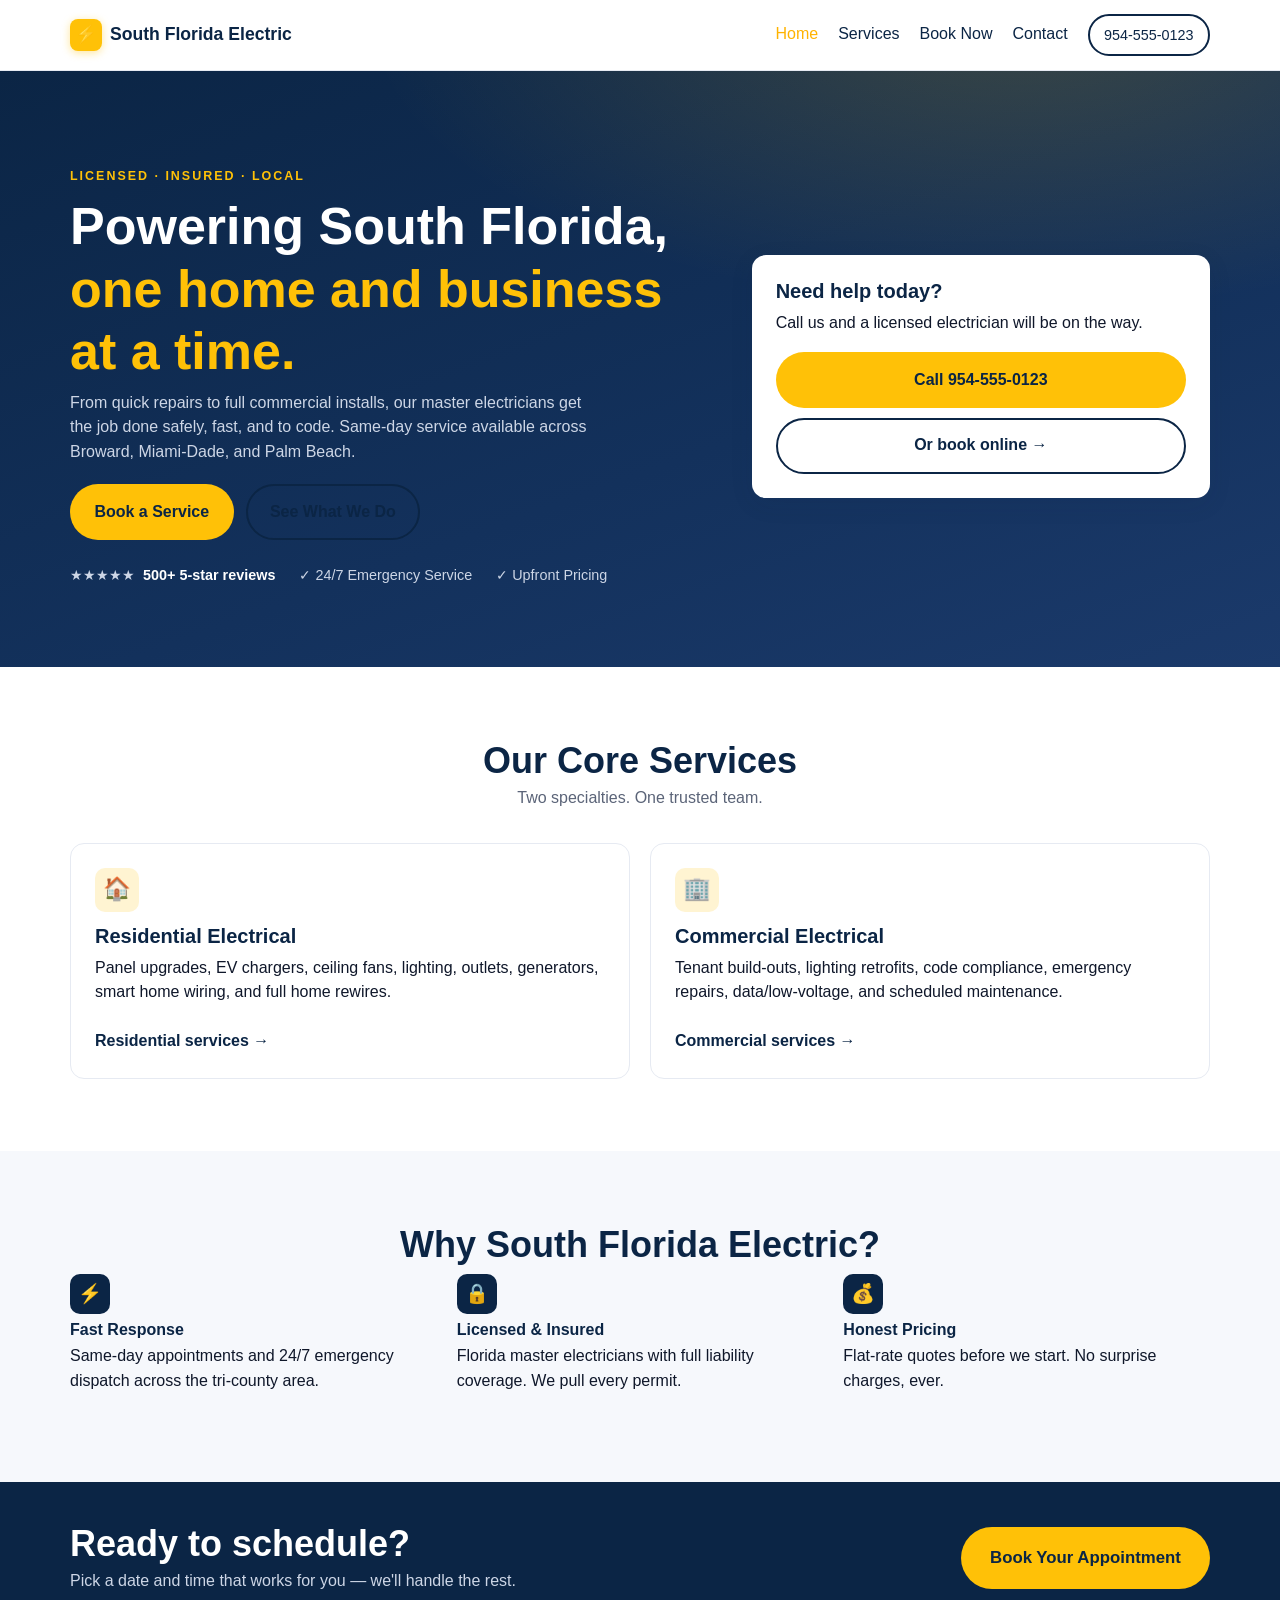
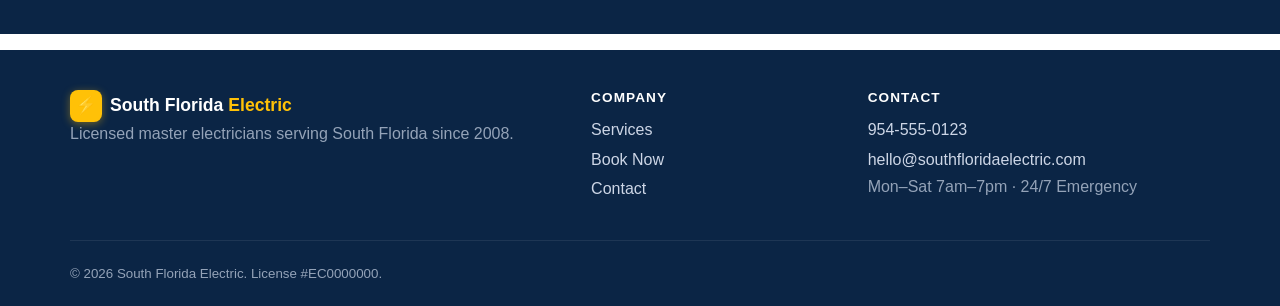
<file: index.html>
<!DOCTYPE html>
<html lang="en">
<head>
  <meta charset="UTF-8" />
  <meta name="viewport" content="width=device-width, initial-scale=1.0" />
  <title>South Florida Electric — Licensed Electricians in South Florida</title>
  <meta name="description" content="South Florida Electric provides residential and commercial electrical services across South Florida. Book online today." />
  <link rel="stylesheet" href="css/styles.css" />
</head>
<body>
  <header class="site-header">
    <div class="container nav-wrap">
      <a href="index.html" class="logo">
        <span class="bolt">&#9889;</span>
        <span>South Florida <strong>Electric</strong></span>
      </a>
      <button class="nav-toggle" aria-label="Toggle menu" aria-expanded="false">
        <span></span><span></span><span></span>
      </button>
      <nav class="nav">
        <a href="index.html" class="active">Home</a>
        <a href="services.html">Services</a>
        <a href="booking.html">Book Now</a>
        <a href="contact.html">Contact</a>
        <a href="tel:+19545550123" class="btn btn-ghost btn-sm">954-555-0123</a>
      </nav>
    </div>
  </header>

  <section class="hero">
    <div class="container hero-inner">
      <div class="hero-text">
        <p class="eyebrow">Licensed &middot; Insured &middot; Local</p>
        <h1>Powering South Florida, <span class="accent">one home and business at a time.</span></h1>
        <p class="lede">From quick repairs to full commercial installs, our master electricians get the job done safely, fast, and to code. Same-day service available across Broward, Miami-Dade, and Palm Beach.</p>
        <div class="hero-cta">
          <a href="booking.html" class="btn btn-primary">Book a Service</a>
          <a href="services.html" class="btn btn-ghost">See What We Do</a>
        </div>
        <ul class="trust">
          <li>&#9733;&#9733;&#9733;&#9733;&#9733; <span>500+ 5-star reviews</span></li>
          <li>&#10003; 24/7 Emergency Service</li>
          <li>&#10003; Upfront Pricing</li>
        </ul>
      </div>
      <div class="hero-card">
        <h3>Need help today?</h3>
        <p>Call us and a licensed electrician will be on the way.</p>
        <a href="tel:+19545550123" class="btn btn-primary btn-block">Call 954-555-0123</a>
        <a href="booking.html" class="btn btn-ghost btn-block">Or book online &rarr;</a>
      </div>
    </div>
  </section>

  <section class="section">
    <div class="container">
      <h2 class="section-title">Our Core Services</h2>
      <p class="section-sub">Two specialties. One trusted team.</p>
      <div class="grid-2">
        <article class="card">
          <div class="card-icon">&#127968;</div>
          <h3>Residential Electrical</h3>
          <p>Panel upgrades, EV chargers, ceiling fans, lighting, outlets, generators, smart home wiring, and full home rewires.</p>
          <a href="services.html#residential" class="card-link">Residential services &rarr;</a>
        </article>
        <article class="card">
          <div class="card-icon">&#127970;</div>
          <h3>Commercial Electrical</h3>
          <p>Tenant build-outs, lighting retrofits, code compliance, emergency repairs, data/low-voltage, and scheduled maintenance.</p>
          <a href="services.html#commercial" class="card-link">Commercial services &rarr;</a>
        </article>
      </div>
    </div>
  </section>

  <section class="section section-alt">
    <div class="container">
      <h2 class="section-title">Why South Florida Electric?</h2>
      <div class="grid-3">
        <div class="feature">
          <div class="feature-icon">&#9889;</div>
          <h4>Fast Response</h4>
          <p>Same-day appointments and 24/7 emergency dispatch across the tri-county area.</p>
        </div>
        <div class="feature">
          <div class="feature-icon">&#128274;</div>
          <h4>Licensed &amp; Insured</h4>
          <p>Florida master electricians with full liability coverage. We pull every permit.</p>
        </div>
        <div class="feature">
          <div class="feature-icon">&#128176;</div>
          <h4>Honest Pricing</h4>
          <p>Flat-rate quotes before we start. No surprise charges, ever.</p>
        </div>
      </div>
    </div>
  </section>

  <section class="cta-band">
    <div class="container cta-inner">
      <div>
        <h2>Ready to schedule?</h2>
        <p>Pick a date and time that works for you — we'll handle the rest.</p>
      </div>
      <a href="booking.html" class="btn btn-primary btn-lg">Book Your Appointment</a>
    </div>
  </section>

  <footer class="site-footer">
    <div class="container footer-grid">
      <div>
        <div class="logo logo-light">
          <span class="bolt">&#9889;</span>
          <span>South Florida <strong>Electric</strong></span>
        </div>
        <p class="muted">Licensed master electricians serving South Florida since 2008.</p>
      </div>
      <div>
        <h5>Company</h5>
        <a href="services.html">Services</a>
        <a href="booking.html">Book Now</a>
        <a href="contact.html">Contact</a>
      </div>
      <div>
        <h5>Contact</h5>
        <a href="tel:+19545550123">954-555-0123</a>
        <a href="mailto:hello@southfloridaelectric.com">hello@southfloridaelectric.com</a>
        <p class="muted">Mon–Sat 7am–7pm &middot; 24/7 Emergency</p>
      </div>
    </div>
    <div class="container footer-bottom">
      <small>&copy; 2026 South Florida Electric. License #EC0000000.</small>
    </div>
  </footer>

  <script src="js/main.js"></script>
</body>
</html>
</file>
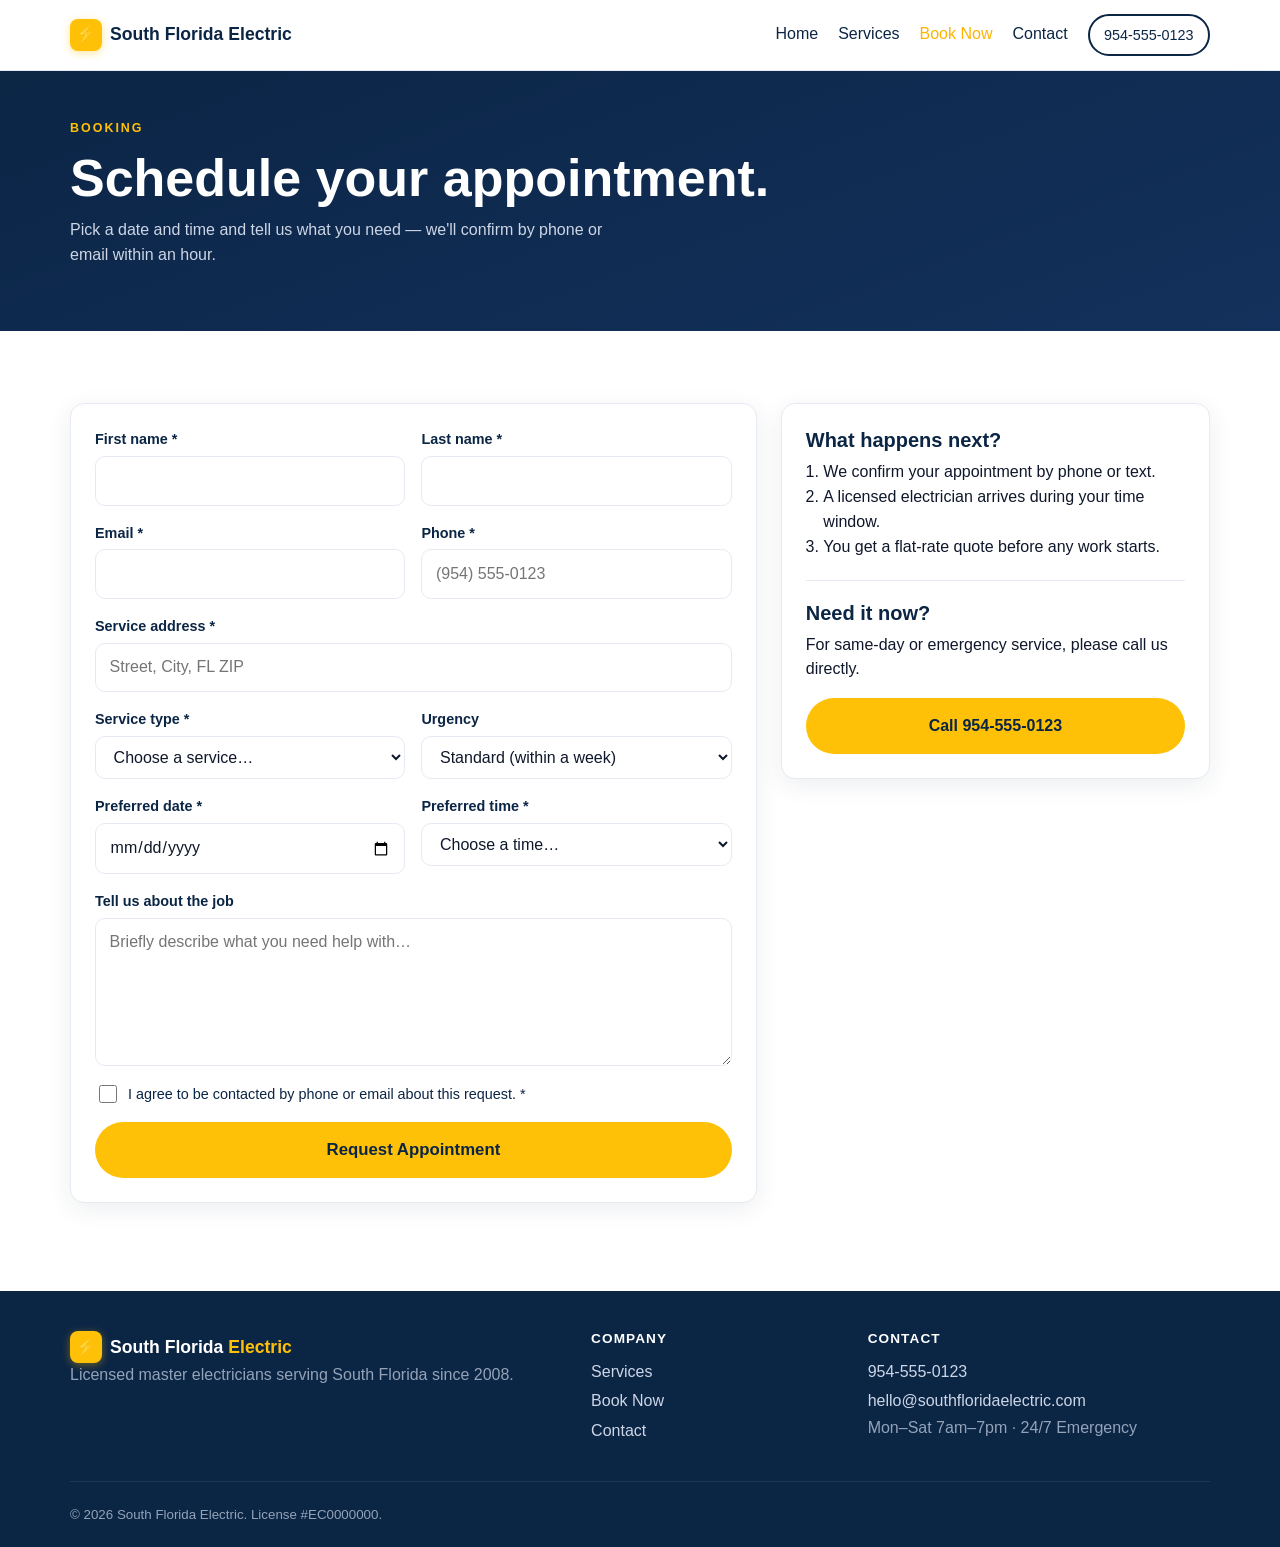
<file: booking.html>
<!DOCTYPE html>
<html lang="en">
<head>
  <meta charset="UTF-8" />
  <meta name="viewport" content="width=device-width, initial-scale=1.0" />
  <title>Book a Service — South Florida Electric</title>
  <meta name="description" content="Schedule a licensed electrician online. Pick a date and time that works for you." />
  <link rel="stylesheet" href="css/styles.css" />
</head>
<body>
  <header class="site-header">
    <div class="container nav-wrap">
      <a href="index.html" class="logo">
        <span class="bolt">&#9889;</span>
        <span>South Florida <strong>Electric</strong></span>
      </a>
      <button class="nav-toggle" aria-label="Toggle menu" aria-expanded="false">
        <span></span><span></span><span></span>
      </button>
      <nav class="nav">
        <a href="index.html">Home</a>
        <a href="services.html">Services</a>
        <a href="booking.html" class="active">Book Now</a>
        <a href="contact.html">Contact</a>
        <a href="tel:+19545550123" class="btn btn-ghost btn-sm">954-555-0123</a>
      </nav>
    </div>
  </header>

  <section class="page-head">
    <div class="container">
      <p class="eyebrow">Booking</p>
      <h1>Schedule your appointment.</h1>
      <p class="lede">Pick a date and time and tell us what you need — we'll confirm by phone or email within an hour.</p>
    </div>
  </section>

  <section class="section">
    <div class="container form-wrap">
      <form class="booking-form" id="bookingForm" novalidate>
        <div class="form-row">
          <div class="form-field">
            <label for="firstName">First name *</label>
            <input id="firstName" name="firstName" type="text" required autocomplete="given-name" />
          </div>
          <div class="form-field">
            <label for="lastName">Last name *</label>
            <input id="lastName" name="lastName" type="text" required autocomplete="family-name" />
          </div>
        </div>

        <div class="form-row">
          <div class="form-field">
            <label for="email">Email *</label>
            <input id="email" name="email" type="email" required autocomplete="email" />
          </div>
          <div class="form-field">
            <label for="phone">Phone *</label>
            <input id="phone" name="phone" type="tel" required autocomplete="tel" placeholder="(954) 555-0123" />
          </div>
        </div>

        <div class="form-field">
          <label for="address">Service address *</label>
          <input id="address" name="address" type="text" required autocomplete="street-address" placeholder="Street, City, FL ZIP" />
        </div>

        <div class="form-row">
          <div class="form-field">
            <label for="service">Service type *</label>
            <select id="service" name="service" required>
              <option value="">Choose a service…</option>
              <optgroup label="Residential">
                <option>Panel Upgrade</option>
                <option>EV Charger Install</option>
                <option>Lighting / Ceiling Fan</option>
                <option>Outlets &amp; Switches</option>
                <option>Whole-Home Rewire</option>
                <option>Generator Install</option>
              </optgroup>
              <optgroup label="Commercial">
                <option>Tenant Build-Out</option>
                <option>LED Retrofit</option>
                <option>Code Compliance</option>
                <option>Emergency Repair</option>
                <option>Data &amp; Low-Voltage</option>
                <option>Maintenance Plan</option>
              </optgroup>
              <option>Other / Not sure</option>
            </select>
          </div>
          <div class="form-field">
            <label for="urgency">Urgency</label>
            <select id="urgency" name="urgency">
              <option>Standard (within a week)</option>
              <option>Soon (within 48 hours)</option>
              <option>Emergency (today)</option>
            </select>
          </div>
        </div>

        <div class="form-row">
          <div class="form-field">
            <label for="date">Preferred date *</label>
            <input id="date" name="date" type="date" required />
          </div>
          <div class="form-field">
            <label for="time">Preferred time *</label>
            <select id="time" name="time" required>
              <option value="">Choose a time…</option>
              <option>7:00 AM – 9:00 AM</option>
              <option>9:00 AM – 11:00 AM</option>
              <option>11:00 AM – 1:00 PM</option>
              <option>1:00 PM – 3:00 PM</option>
              <option>3:00 PM – 5:00 PM</option>
              <option>5:00 PM – 7:00 PM</option>
            </select>
          </div>
        </div>

        <div class="form-field">
          <label for="notes">Tell us about the job</label>
          <textarea id="notes" name="notes" rows="5" placeholder="Briefly describe what you need help with…"></textarea>
        </div>

        <div class="form-field checkbox">
          <input id="consent" name="consent" type="checkbox" required />
          <label for="consent">I agree to be contacted by phone or email about this request. *</label>
        </div>

        <button type="submit" class="btn btn-primary btn-lg btn-block">Request Appointment</button>

        <div class="form-success" id="formSuccess" hidden>
          <h3>&#10003; Request received!</h3>
          <p>Thanks <span id="successName"></span> — we'll call you at <span id="successPhone"></span> within the hour to confirm your <span id="successWindow"></span> appointment.</p>
        </div>
      </form>

      <aside class="booking-aside">
        <h3>What happens next?</h3>
        <ol>
          <li>We confirm your appointment by phone or text.</li>
          <li>A licensed electrician arrives during your time window.</li>
          <li>You get a flat-rate quote before any work starts.</li>
        </ol>
        <hr />
        <h3>Need it now?</h3>
        <p>For same-day or emergency service, please call us directly.</p>
        <a href="tel:+19545550123" class="btn btn-primary btn-block">Call 954-555-0123</a>
      </aside>
    </div>
  </section>

  <footer class="site-footer">
    <div class="container footer-grid">
      <div>
        <div class="logo logo-light">
          <span class="bolt">&#9889;</span>
          <span>South Florida <strong>Electric</strong></span>
        </div>
        <p class="muted">Licensed master electricians serving South Florida since 2008.</p>
      </div>
      <div>
        <h5>Company</h5>
        <a href="services.html">Services</a>
        <a href="booking.html">Book Now</a>
        <a href="contact.html">Contact</a>
      </div>
      <div>
        <h5>Contact</h5>
        <a href="tel:+19545550123">954-555-0123</a>
        <a href="mailto:hello@southfloridaelectric.com">hello@southfloridaelectric.com</a>
        <p class="muted">Mon–Sat 7am–7pm &middot; 24/7 Emergency</p>
      </div>
    </div>
    <div class="container footer-bottom">
      <small>&copy; 2026 South Florida Electric. License #EC0000000.</small>
    </div>
  </footer>

  <script src="js/main.js"></script>
</body>
</html>
</file>
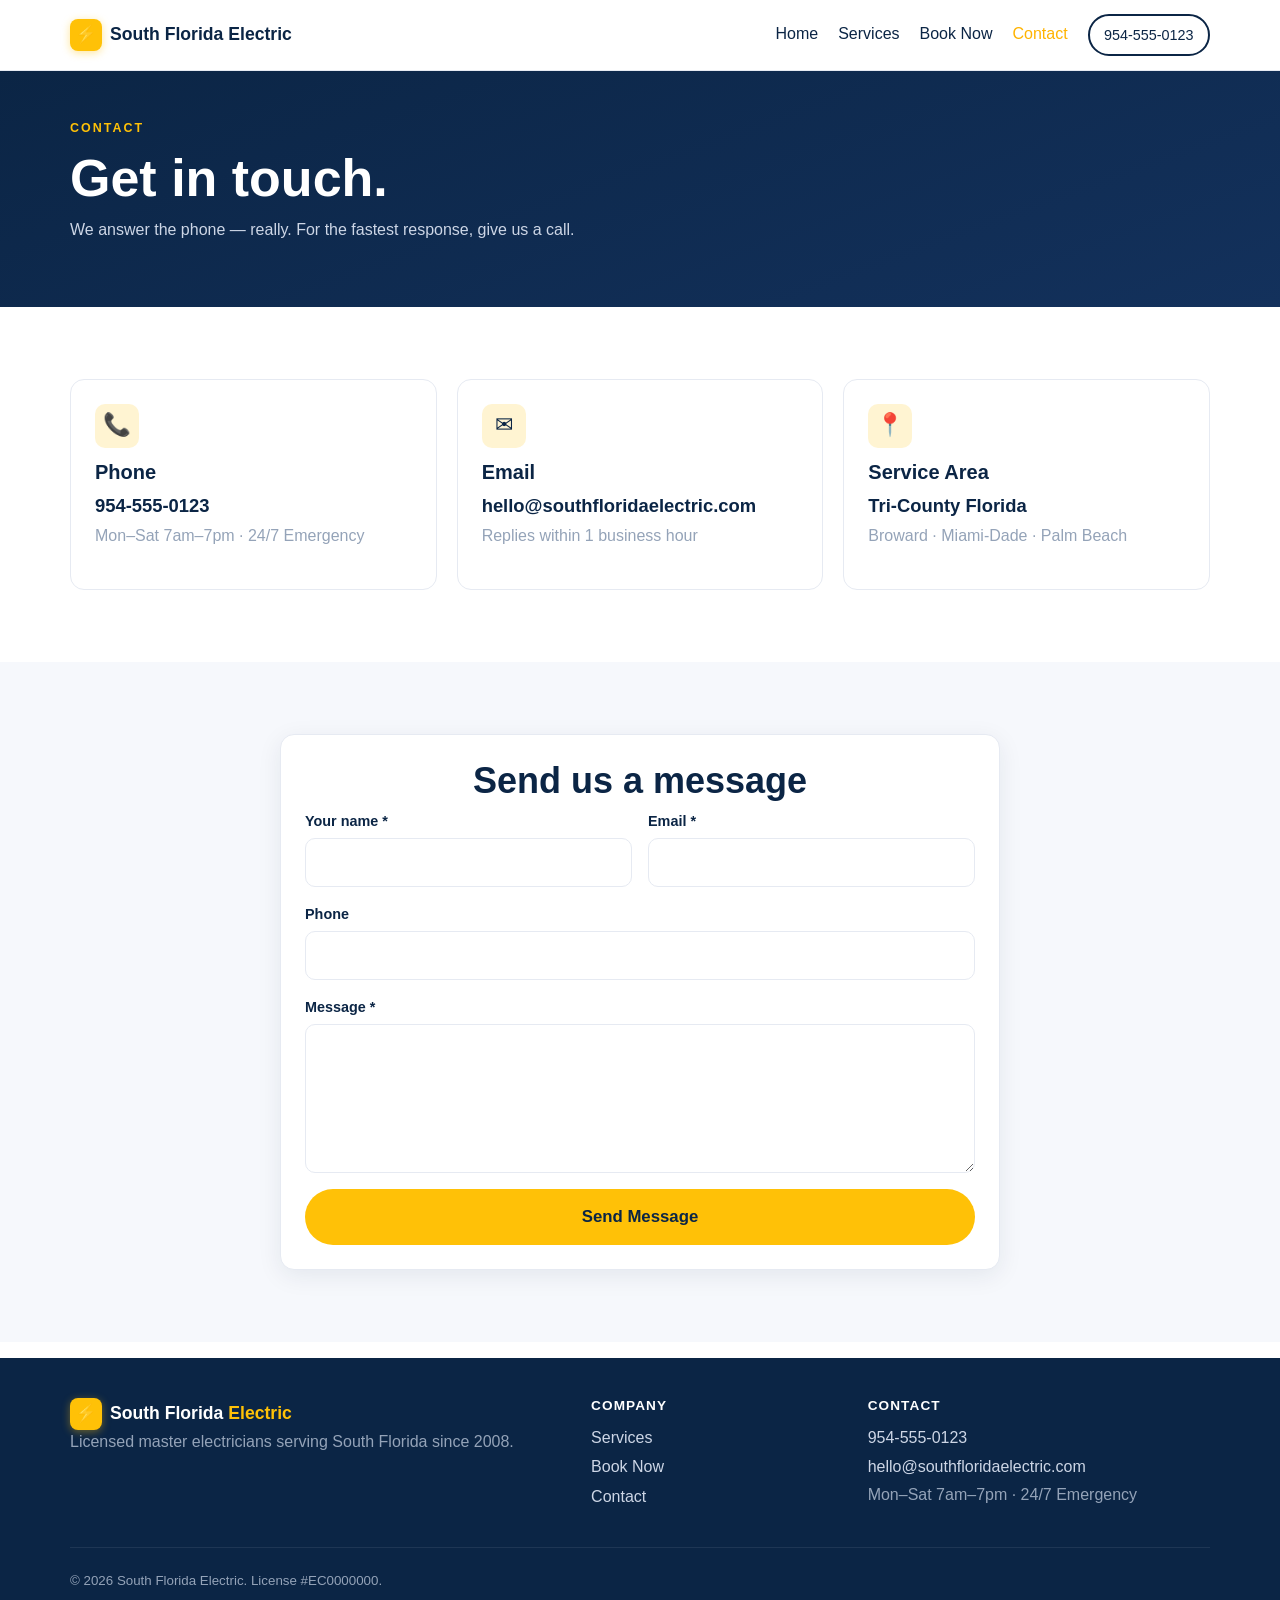
<file: contact.html>
<!DOCTYPE html>
<html lang="en">
<head>
  <meta charset="UTF-8" />
  <meta name="viewport" content="width=device-width, initial-scale=1.0" />
  <title>Contact — South Florida Electric</title>
  <meta name="description" content="Call, email, or visit South Florida Electric — licensed electricians serving South Florida." />
  <link rel="stylesheet" href="css/styles.css" />
</head>
<body>
  <header class="site-header">
    <div class="container nav-wrap">
      <a href="index.html" class="logo">
        <span class="bolt">&#9889;</span>
        <span>South Florida <strong>Electric</strong></span>
      </a>
      <button class="nav-toggle" aria-label="Toggle menu" aria-expanded="false">
        <span></span><span></span><span></span>
      </button>
      <nav class="nav">
        <a href="index.html">Home</a>
        <a href="services.html">Services</a>
        <a href="booking.html">Book Now</a>
        <a href="contact.html" class="active">Contact</a>
        <a href="tel:+19545550123" class="btn btn-ghost btn-sm">954-555-0123</a>
      </nav>
    </div>
  </header>

  <section class="page-head">
    <div class="container">
      <p class="eyebrow">Contact</p>
      <h1>Get in touch.</h1>
      <p class="lede">We answer the phone — really. For the fastest response, give us a call.</p>
    </div>
  </section>

  <section class="section">
    <div class="container contact-grid">
      <a class="contact-card" href="tel:+19545550123">
        <div class="card-icon">&#128222;</div>
        <h3>Phone</h3>
        <p class="big">954-555-0123</p>
        <p class="muted">Mon–Sat 7am–7pm &middot; 24/7 Emergency</p>
      </a>
      <a class="contact-card" href="mailto:hello@southfloridaelectric.com">
        <div class="card-icon">&#9993;</div>
        <h3>Email</h3>
        <p class="big">hello@southfloridaelectric.com</p>
        <p class="muted">Replies within 1 business hour</p>
      </a>
      <div class="contact-card">
        <div class="card-icon">&#128205;</div>
        <h3>Service Area</h3>
        <p class="big">Tri-County Florida</p>
        <p class="muted">Broward &middot; Miami-Dade &middot; Palm Beach</p>
      </div>
    </div>
  </section>

  <section class="section section-alt">
    <div class="container form-wrap form-wrap--single">
      <form class="booking-form" id="contactForm" novalidate>
        <h2 class="section-title">Send us a message</h2>
        <div class="form-row">
          <div class="form-field">
            <label for="cname">Your name *</label>
            <input id="cname" name="name" type="text" required />
          </div>
          <div class="form-field">
            <label for="cemail">Email *</label>
            <input id="cemail" name="email" type="email" required />
          </div>
        </div>
        <div class="form-field">
          <label for="cphone">Phone</label>
          <input id="cphone" name="phone" type="tel" />
        </div>
        <div class="form-field">
          <label for="cmessage">Message *</label>
          <textarea id="cmessage" name="message" rows="5" required></textarea>
        </div>
        <button type="submit" class="btn btn-primary btn-lg btn-block">Send Message</button>
        <div class="form-success" id="contactSuccess" hidden>
          <h3>&#10003; Thanks!</h3>
          <p>We got your message and will reply within one business hour.</p>
        </div>
      </form>
    </div>
  </section>

  <footer class="site-footer">
    <div class="container footer-grid">
      <div>
        <div class="logo logo-light">
          <span class="bolt">&#9889;</span>
          <span>South Florida <strong>Electric</strong></span>
        </div>
        <p class="muted">Licensed master electricians serving South Florida since 2008.</p>
      </div>
      <div>
        <h5>Company</h5>
        <a href="services.html">Services</a>
        <a href="booking.html">Book Now</a>
        <a href="contact.html">Contact</a>
      </div>
      <div>
        <h5>Contact</h5>
        <a href="tel:+19545550123">954-555-0123</a>
        <a href="mailto:hello@southfloridaelectric.com">hello@southfloridaelectric.com</a>
        <p class="muted">Mon–Sat 7am–7pm &middot; 24/7 Emergency</p>
      </div>
    </div>
    <div class="container footer-bottom">
      <small>&copy; 2026 South Florida Electric. License #EC0000000.</small>
    </div>
  </footer>

  <script src="js/main.js"></script>
</body>
</html>
</file>
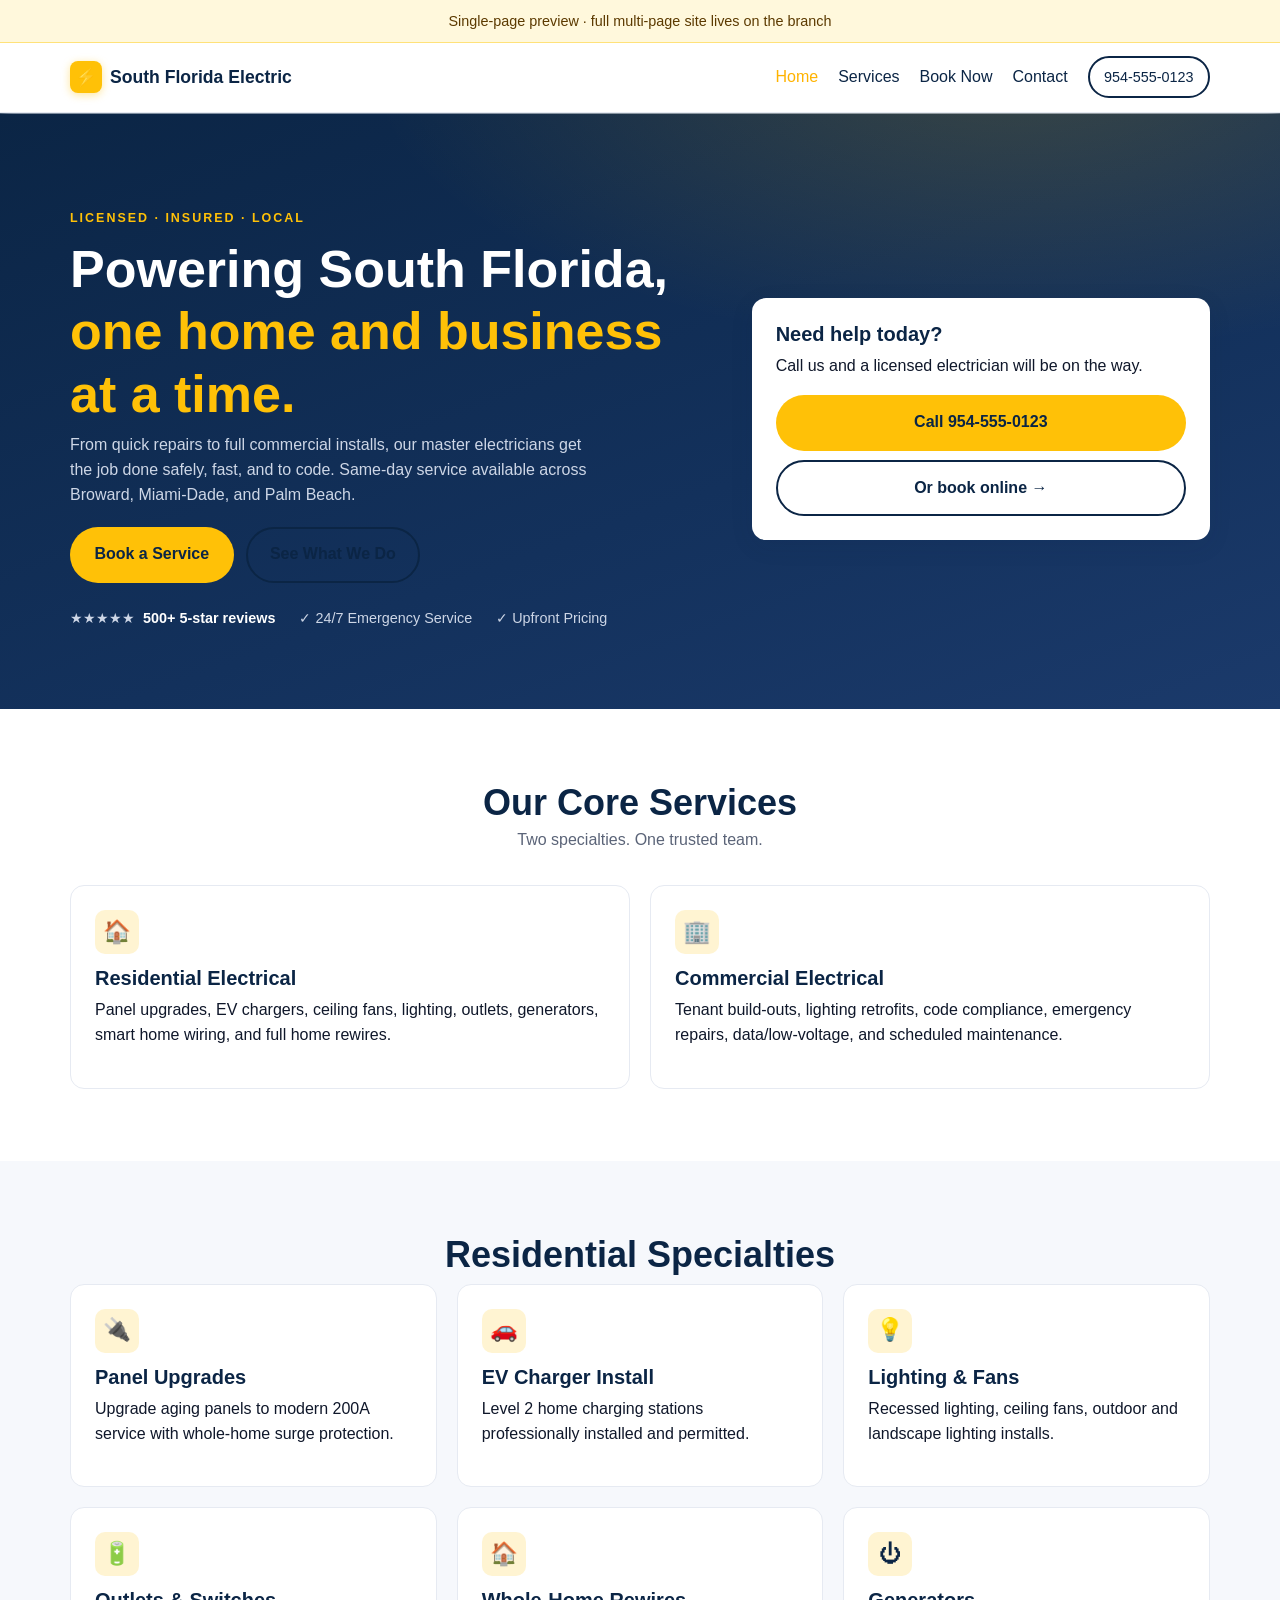
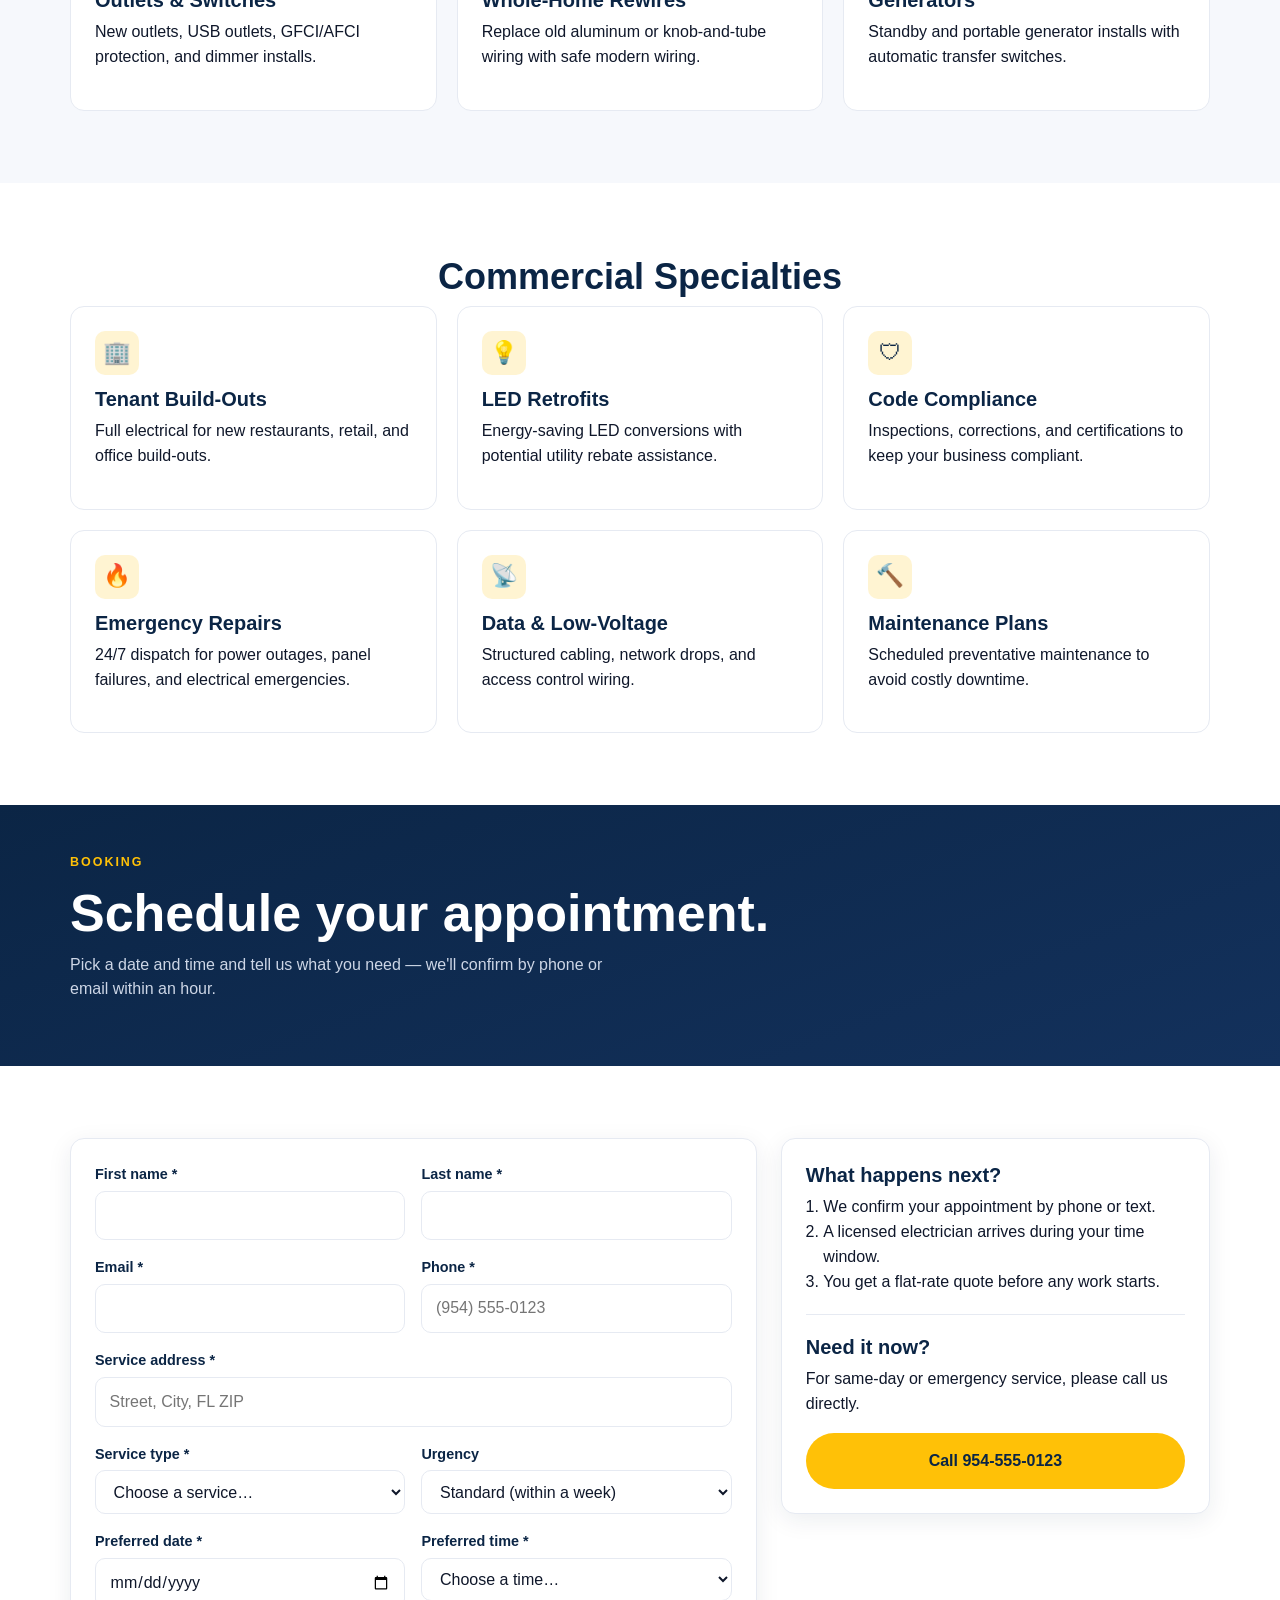
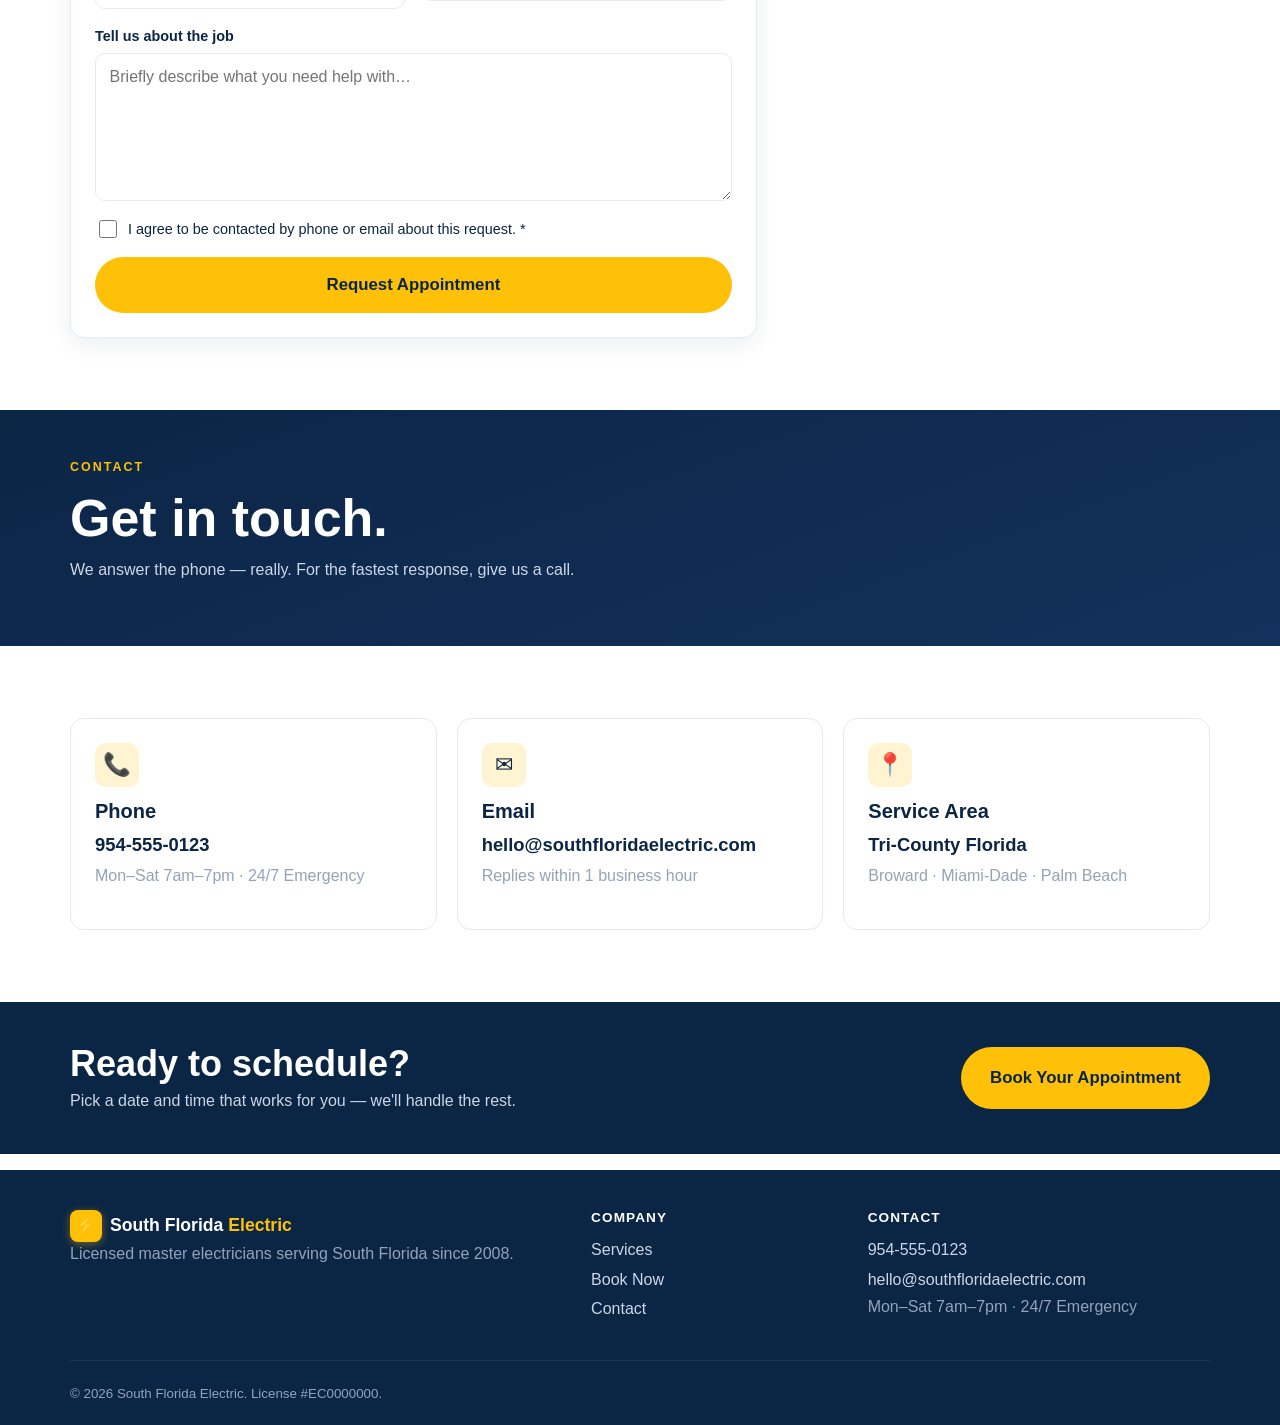
<file: preview.html>
<!DOCTYPE html>
<html lang="en">
<head>
  <meta charset="UTF-8" />
  <meta name="viewport" content="width=device-width, initial-scale=1.0" />
  <title>South Florida Electric — Preview</title>
  <style>
    :root{--navy:#0b2545;--navy-2:#13315c;--yellow:#ffc107;--yellow-2:#ffb300;--ink:#0f172a;--muted:#5b6478;--line:#e6eaf2;--bg:#fff;--bg-alt:#f6f8fc;--shadow:0 6px 24px rgba(11,37,69,.08);--radius:14px;--container:1140px}
    *{box-sizing:border-box}html,body{margin:0;padding:0}
    body{font-family:-apple-system,BlinkMacSystemFont,"Segoe UI",Roboto,Helvetica,Arial,sans-serif;color:var(--ink);background:var(--bg);line-height:1.55;-webkit-font-smoothing:antialiased}
    a{color:var(--navy);text-decoration:none}a:hover{color:var(--yellow-2)}
    h1,h2,h3,h4,h5{color:var(--navy);line-height:1.2;margin:0 0 .5rem}
    h1{font-size:clamp(2rem,4.5vw,3.25rem)}h2{font-size:clamp(1.6rem,3vw,2.25rem)}h3{font-size:1.25rem}
    p{margin:0 0 1rem}
    .container{width:min(var(--container),92%);margin:0 auto}
    .site-header{position:sticky;top:0;z-index:50;background:rgba(255,255,255,.96);backdrop-filter:saturate(140%) blur(8px);border-bottom:1px solid var(--line)}
    .nav-wrap{display:flex;align-items:center;justify-content:space-between;padding:.85rem 0;gap:1rem}
    .logo{display:inline-flex;align-items:center;gap:.5rem;font-weight:600;color:var(--navy);font-size:1.1rem}
    .logo .bolt{display:inline-grid;place-items:center;width:32px;height:32px;background:var(--yellow);color:var(--navy);border-radius:8px;font-size:1.1rem;box-shadow:0 2px 8px rgba(255,193,7,.4)}
    .logo strong{font-weight:800}.logo-light{color:#fff}.logo-light strong{color:var(--yellow)}
    .nav{display:flex;align-items:center;gap:1.25rem}.nav a{color:var(--navy);font-weight:500}.nav a.active{color:var(--yellow-2)}
    .nav-toggle{display:none;background:transparent;border:0;padding:.4rem;width:40px;height:40px;cursor:pointer}
    .nav-toggle span{display:block;width:22px;height:2px;background:var(--navy);margin:4px auto;border-radius:2px}
    .btn{display:inline-block;padding:.85rem 1.4rem;border-radius:999px;font-weight:600;font-size:1rem;border:2px solid transparent;cursor:pointer;transition:transform .15s,box-shadow .15s,background .15s,color .15s}
    .btn-primary{background:var(--yellow);color:var(--navy)}
    .btn-primary:hover{background:var(--yellow-2);transform:translateY(-1px);box-shadow:0 6px 18px rgba(255,193,7,.4);color:var(--navy)}
    .btn-ghost{background:transparent;color:var(--navy);border-color:var(--navy)}.btn-ghost:hover{background:var(--navy);color:#fff}
    .btn-sm{padding:.5rem .9rem;font-size:.9rem}.btn-lg{padding:1rem 1.7rem;font-size:1.05rem}
    .btn-block{display:block;width:100%;text-align:center;margin-top:.6rem}
    .hero{background:radial-gradient(1100px 500px at 80% -10%,rgba(255,193,7,.18),transparent 60%),linear-gradient(160deg,#0b2545 0%,#13315c 60%,#1b3a6b 100%);color:#fff;padding:clamp(3rem,8vw,6rem) 0 clamp(3rem,8vw,5rem)}
    .hero h1{color:#fff}.hero .accent{color:var(--yellow)}.hero .lede{color:#cdd6e6;max-width:60ch}
    .eyebrow{letter-spacing:.16em;text-transform:uppercase;font-size:.78rem;font-weight:700;color:var(--yellow);margin:0 0 .6rem}
    .hero-inner{display:grid;grid-template-columns:1.4fr 1fr;gap:2.5rem;align-items:center}
    .hero-cta{display:flex;gap:.75rem;flex-wrap:wrap;margin:1.2rem 0 1.5rem}
    .trust{list-style:none;padding:0;margin:0;display:flex;gap:1.5rem;flex-wrap:wrap;color:#cdd6e6}
    .trust li{font-size:.9rem}.trust span{color:#fff;font-weight:600;margin-left:.25rem}
    .hero-card{background:#fff;color:var(--ink);border-radius:var(--radius);padding:1.5rem;box-shadow:var(--shadow)}
    .hero-card h3{margin-top:0}
    .section{padding:clamp(3rem,6vw,4.5rem) 0}.section-alt{background:var(--bg-alt)}
    .section-title{text-align:center}.section-sub{text-align:center;color:var(--muted);margin-top:-.25rem;margin-bottom:2rem}
    .page-head{background:linear-gradient(160deg,#0b2545 0%,#13315c 100%);color:#fff;padding:3rem 0}.page-head h1{color:#fff;margin-bottom:.5rem}.page-head .lede{color:#cdd6e6;max-width:60ch}
    .grid-2{display:grid;grid-template-columns:repeat(2,1fr);gap:1.25rem}
    .grid-3{display:grid;grid-template-columns:repeat(3,1fr);gap:1.25rem}
    .card{background:#fff;border:1px solid var(--line);border-radius:var(--radius);padding:1.5rem;transition:transform .15s,box-shadow .15s,border-color .15s}
    .card:hover{transform:translateY(-2px);box-shadow:var(--shadow);border-color:transparent}
    .card-icon{width:44px;height:44px;display:grid;place-items:center;background:rgba(255,193,7,.18);color:var(--navy);border-radius:10px;font-size:1.4rem;margin-bottom:.75rem}
    .card-link{display:inline-block;margin-top:.5rem;font-weight:600}
    .feature h4{margin:.4rem 0 .3rem}
    .feature-icon{width:40px;height:40px;display:grid;place-items:center;background:var(--navy);color:var(--yellow);border-radius:10px;font-size:1.2rem}
    .cta-band{background:var(--navy);color:#fff;padding:2.5rem 0}.cta-band h2{color:#fff;margin-bottom:.25rem}.cta-band p{color:#cdd6e6;margin:0}
    .cta-inner{display:flex;align-items:center;justify-content:space-between;gap:1.5rem;flex-wrap:wrap}
    .form-wrap{display:grid;grid-template-columns:1.6fr 1fr;gap:1.5rem;align-items:start}
    .booking-form,.booking-aside{background:#fff;border:1px solid var(--line);border-radius:var(--radius);padding:1.5rem;box-shadow:var(--shadow)}
    .booking-aside ol{padding-left:1.1rem;margin:0 0 1rem}.booking-aside hr{border:0;border-top:1px solid var(--line);margin:1.25rem 0}
    .form-row{display:grid;grid-template-columns:1fr 1fr;gap:1rem}
    .form-field{margin-bottom:1rem;display:flex;flex-direction:column}
    .form-field label{font-size:.9rem;font-weight:600;margin-bottom:.35rem;color:var(--navy)}
    .form-field input,.form-field select,.form-field textarea{font:inherit;color:var(--ink);padding:.7rem .85rem;border:1px solid var(--line);border-radius:10px;background:#fff;transition:border-color .15s,box-shadow .15s}
    .form-field input:focus,.form-field select:focus,.form-field textarea:focus{outline:none;border-color:var(--yellow-2);box-shadow:0 0 0 3px rgba(255,193,7,.25)}
    .form-field.checkbox{flex-direction:row;align-items:center;gap:.5rem}.form-field.checkbox label{margin:0;font-weight:500}
    .form-field input[type=checkbox]{width:18px;height:18px}
    .form-field.has-error input,.form-field.has-error select,.form-field.has-error textarea{border-color:#b00020}
    .form-success{margin-top:1rem;padding:1rem;background:#e7f7ec;border:1px solid #b6e4c5;border-radius:10px;color:#14532d}
    .form-success h3{color:#14532d;margin-top:0}
    .contact-grid{display:grid;grid-template-columns:repeat(3,1fr);gap:1.25rem}
    .contact-card{background:#fff;border:1px solid var(--line);border-radius:var(--radius);padding:1.5rem;display:block;color:var(--ink);transition:transform .15s,box-shadow .15s,border-color .15s}
    .contact-card:hover{transform:translateY(-2px);box-shadow:var(--shadow);border-color:transparent}
    .contact-card .big{font-size:1.15rem;font-weight:700;color:var(--navy);margin:.25rem 0}
    .site-footer{background:var(--navy);color:#cdd6e6;padding:2.5rem 0 1.25rem;margin-top:1rem}
    .footer-grid{display:grid;grid-template-columns:2fr 1fr 1.4fr;gap:2rem}
    .footer-grid h5{color:#fff;margin-bottom:.6rem;text-transform:uppercase;letter-spacing:.08em;font-size:.85rem}
    .footer-grid a{display:block;color:#cdd6e6;padding:.15rem 0}.footer-grid a:hover{color:var(--yellow)}
    .muted{color:#94a3b8}.footer-bottom{margin-top:1.5rem;padding-top:1.25rem;border-top:1px solid rgba(255,255,255,.08);color:#94a3b8}
    .preview-banner{background:#fff8dc;border-bottom:1px solid #ffe27a;color:#5c3a00;padding:.6rem 0;text-align:center;font-size:.9rem}
    .anchor{padding-top:0}
    @media (max-width:900px){.hero-inner{grid-template-columns:1fr}.grid-3{grid-template-columns:repeat(2,1fr)}.form-wrap{grid-template-columns:1fr}.contact-grid{grid-template-columns:1fr}.footer-grid{grid-template-columns:1fr 1fr}}
    @media (max-width:720px){.nav-toggle{display:inline-block}.nav{position:absolute;top:100%;left:0;right:0;background:#fff;border-bottom:1px solid var(--line);flex-direction:column;align-items:stretch;gap:0;padding:.5rem 0;display:none}.nav.open{display:flex}.nav a{padding:.85rem 1rem;border-top:1px solid var(--line)}.nav .btn{margin:.5rem 1rem;text-align:center}.grid-2,.grid-3{grid-template-columns:1fr}.form-row{grid-template-columns:1fr}.footer-grid{grid-template-columns:1fr}.cta-inner{flex-direction:column;align-items:flex-start}}
  </style>
</head>
<body>
  <div class="preview-banner">Single-page preview &middot; full multi-page site lives on the branch</div>

  <header class="site-header">
    <div class="container nav-wrap">
      <a href="#top" class="logo"><span class="bolt">&#9889;</span><span>South Florida <strong>Electric</strong></span></a>
      <button class="nav-toggle" aria-label="Toggle menu" aria-expanded="false"><span></span><span></span><span></span></button>
      <nav class="nav">
        <a href="#top" class="active">Home</a>
        <a href="#services">Services</a>
        <a href="#booking">Book Now</a>
        <a href="#contact">Contact</a>
        <a href="tel:+19545550123" class="btn btn-ghost btn-sm">954-555-0123</a>
      </nav>
    </div>
  </header>

  <section class="hero" id="top">
    <div class="container hero-inner">
      <div class="hero-text">
        <p class="eyebrow">Licensed &middot; Insured &middot; Local</p>
        <h1>Powering South Florida, <span class="accent">one home and business at a time.</span></h1>
        <p class="lede">From quick repairs to full commercial installs, our master electricians get the job done safely, fast, and to code. Same-day service available across Broward, Miami-Dade, and Palm Beach.</p>
        <div class="hero-cta">
          <a href="#booking" class="btn btn-primary">Book a Service</a>
          <a href="#services" class="btn btn-ghost">See What We Do</a>
        </div>
        <ul class="trust">
          <li>&#9733;&#9733;&#9733;&#9733;&#9733; <span>500+ 5-star reviews</span></li>
          <li>&#10003; 24/7 Emergency Service</li>
          <li>&#10003; Upfront Pricing</li>
        </ul>
      </div>
      <div class="hero-card">
        <h3>Need help today?</h3>
        <p>Call us and a licensed electrician will be on the way.</p>
        <a href="tel:+19545550123" class="btn btn-primary btn-block">Call 954-555-0123</a>
        <a href="#booking" class="btn btn-ghost btn-block">Or book online &rarr;</a>
      </div>
    </div>
  </section>

  <section class="section" id="services">
    <div class="container">
      <h2 class="section-title">Our Core Services</h2>
      <p class="section-sub">Two specialties. One trusted team.</p>
      <div class="grid-2">
        <article class="card"><div class="card-icon">&#127968;</div><h3>Residential Electrical</h3><p>Panel upgrades, EV chargers, ceiling fans, lighting, outlets, generators, smart home wiring, and full home rewires.</p></article>
        <article class="card"><div class="card-icon">&#127970;</div><h3>Commercial Electrical</h3><p>Tenant build-outs, lighting retrofits, code compliance, emergency repairs, data/low-voltage, and scheduled maintenance.</p></article>
      </div>
    </div>
  </section>

  <section class="section section-alt">
    <div class="container">
      <h2 class="section-title">Residential Specialties</h2>
      <div class="grid-3">
        <article class="card"><div class="card-icon">&#128268;</div><h3>Panel Upgrades</h3><p>Upgrade aging panels to modern 200A service with whole-home surge protection.</p></article>
        <article class="card"><div class="card-icon">&#128663;</div><h3>EV Charger Install</h3><p>Level 2 home charging stations professionally installed and permitted.</p></article>
        <article class="card"><div class="card-icon">&#128161;</div><h3>Lighting &amp; Fans</h3><p>Recessed lighting, ceiling fans, outdoor and landscape lighting installs.</p></article>
        <article class="card"><div class="card-icon">&#128267;</div><h3>Outlets &amp; Switches</h3><p>New outlets, USB outlets, GFCI/AFCI protection, and dimmer installs.</p></article>
        <article class="card"><div class="card-icon">&#127968;</div><h3>Whole-Home Rewires</h3><p>Replace old aluminum or knob-and-tube wiring with safe modern wiring.</p></article>
        <article class="card"><div class="card-icon">&#9211;</div><h3>Generators</h3><p>Standby and portable generator installs with automatic transfer switches.</p></article>
      </div>
    </div>
  </section>

  <section class="section">
    <div class="container">
      <h2 class="section-title">Commercial Specialties</h2>
      <div class="grid-3">
        <article class="card"><div class="card-icon">&#127970;</div><h3>Tenant Build-Outs</h3><p>Full electrical for new restaurants, retail, and office build-outs.</p></article>
        <article class="card"><div class="card-icon">&#128161;</div><h3>LED Retrofits</h3><p>Energy-saving LED conversions with potential utility rebate assistance.</p></article>
        <article class="card"><div class="card-icon">&#128737;</div><h3>Code Compliance</h3><p>Inspections, corrections, and certifications to keep your business compliant.</p></article>
        <article class="card"><div class="card-icon">&#128293;</div><h3>Emergency Repairs</h3><p>24/7 dispatch for power outages, panel failures, and electrical emergencies.</p></article>
        <article class="card"><div class="card-icon">&#128225;</div><h3>Data &amp; Low-Voltage</h3><p>Structured cabling, network drops, and access control wiring.</p></article>
        <article class="card"><div class="card-icon">&#128296;</div><h3>Maintenance Plans</h3><p>Scheduled preventative maintenance to avoid costly downtime.</p></article>
      </div>
    </div>
  </section>

  <section class="page-head" id="booking">
    <div class="container">
      <p class="eyebrow">Booking</p>
      <h1>Schedule your appointment.</h1>
      <p class="lede">Pick a date and time and tell us what you need — we'll confirm by phone or email within an hour.</p>
    </div>
  </section>
  <section class="section">
    <div class="container form-wrap">
      <form class="booking-form" id="bookingForm" novalidate>
        <div class="form-row">
          <div class="form-field"><label for="firstName">First name *</label><input id="firstName" name="firstName" type="text" required /></div>
          <div class="form-field"><label for="lastName">Last name *</label><input id="lastName" name="lastName" type="text" required /></div>
        </div>
        <div class="form-row">
          <div class="form-field"><label for="email">Email *</label><input id="email" name="email" type="email" required /></div>
          <div class="form-field"><label for="phone">Phone *</label><input id="phone" name="phone" type="tel" required placeholder="(954) 555-0123" /></div>
        </div>
        <div class="form-field"><label for="address">Service address *</label><input id="address" name="address" type="text" required placeholder="Street, City, FL ZIP" /></div>
        <div class="form-row">
          <div class="form-field"><label for="service">Service type *</label>
            <select id="service" name="service" required>
              <option value="">Choose a service…</option>
              <optgroup label="Residential"><option>Panel Upgrade</option><option>EV Charger Install</option><option>Lighting / Ceiling Fan</option><option>Outlets &amp; Switches</option><option>Whole-Home Rewire</option><option>Generator Install</option></optgroup>
              <optgroup label="Commercial"><option>Tenant Build-Out</option><option>LED Retrofit</option><option>Code Compliance</option><option>Emergency Repair</option><option>Data &amp; Low-Voltage</option><option>Maintenance Plan</option></optgroup>
              <option>Other / Not sure</option>
            </select>
          </div>
          <div class="form-field"><label for="urgency">Urgency</label>
            <select id="urgency" name="urgency"><option>Standard (within a week)</option><option>Soon (within 48 hours)</option><option>Emergency (today)</option></select>
          </div>
        </div>
        <div class="form-row">
          <div class="form-field"><label for="date">Preferred date *</label><input id="date" name="date" type="date" required /></div>
          <div class="form-field"><label for="time">Preferred time *</label>
            <select id="time" name="time" required><option value="">Choose a time…</option><option>7:00 AM – 9:00 AM</option><option>9:00 AM – 11:00 AM</option><option>11:00 AM – 1:00 PM</option><option>1:00 PM – 3:00 PM</option><option>3:00 PM – 5:00 PM</option><option>5:00 PM – 7:00 PM</option></select>
          </div>
        </div>
        <div class="form-field"><label for="notes">Tell us about the job</label><textarea id="notes" name="notes" rows="5" placeholder="Briefly describe what you need help with…"></textarea></div>
        <div class="form-field checkbox"><input id="consent" name="consent" type="checkbox" required /><label for="consent">I agree to be contacted by phone or email about this request. *</label></div>
        <button type="submit" class="btn btn-primary btn-lg btn-block">Request Appointment</button>
        <div class="form-success" id="formSuccess" hidden><h3>&#10003; Request received!</h3><p>Thanks <span id="successName"></span> — we'll call you at <span id="successPhone"></span> within the hour to confirm your <span id="successWindow"></span> appointment.</p></div>
      </form>
      <aside class="booking-aside">
        <h3>What happens next?</h3>
        <ol><li>We confirm your appointment by phone or text.</li><li>A licensed electrician arrives during your time window.</li><li>You get a flat-rate quote before any work starts.</li></ol>
        <hr />
        <h3>Need it now?</h3>
        <p>For same-day or emergency service, please call us directly.</p>
        <a href="tel:+19545550123" class="btn btn-primary btn-block">Call 954-555-0123</a>
      </aside>
    </div>
  </section>

  <section class="page-head" id="contact">
    <div class="container">
      <p class="eyebrow">Contact</p>
      <h1>Get in touch.</h1>
      <p class="lede">We answer the phone — really. For the fastest response, give us a call.</p>
    </div>
  </section>
  <section class="section">
    <div class="container contact-grid">
      <a class="contact-card" href="tel:+19545550123"><div class="card-icon">&#128222;</div><h3>Phone</h3><p class="big">954-555-0123</p><p class="muted">Mon–Sat 7am–7pm &middot; 24/7 Emergency</p></a>
      <a class="contact-card" href="mailto:hello@southfloridaelectric.com"><div class="card-icon">&#9993;</div><h3>Email</h3><p class="big">hello@southfloridaelectric.com</p><p class="muted">Replies within 1 business hour</p></a>
      <div class="contact-card"><div class="card-icon">&#128205;</div><h3>Service Area</h3><p class="big">Tri-County Florida</p><p class="muted">Broward &middot; Miami-Dade &middot; Palm Beach</p></div>
    </div>
  </section>

  <section class="cta-band">
    <div class="container cta-inner">
      <div><h2>Ready to schedule?</h2><p>Pick a date and time that works for you — we'll handle the rest.</p></div>
      <a href="#booking" class="btn btn-primary btn-lg">Book Your Appointment</a>
    </div>
  </section>

  <footer class="site-footer">
    <div class="container footer-grid">
      <div><div class="logo logo-light"><span class="bolt">&#9889;</span><span>South Florida <strong>Electric</strong></span></div><p class="muted">Licensed master electricians serving South Florida since 2008.</p></div>
      <div><h5>Company</h5><a href="#services">Services</a><a href="#booking">Book Now</a><a href="#contact">Contact</a></div>
      <div><h5>Contact</h5><a href="tel:+19545550123">954-555-0123</a><a href="mailto:hello@southfloridaelectric.com">hello@southfloridaelectric.com</a><p class="muted">Mon–Sat 7am–7pm &middot; 24/7 Emergency</p></div>
    </div>
    <div class="container footer-bottom"><small>&copy; 2026 South Florida Electric. License #EC0000000.</small></div>
  </footer>

  <script>
    (function(){
      var t=document.querySelector('.nav-toggle'),n=document.querySelector('.nav');
      if(t&&n){t.addEventListener('click',function(){var o=n.classList.toggle('open');t.setAttribute('aria-expanded',String(o));});}
      var d=document.getElementById('date');
      if(d){var x=new Date(),y=x.getFullYear(),m=String(x.getMonth()+1).padStart(2,'0'),da=String(x.getDate()).padStart(2,'0');d.min=y+'-'+m+'-'+da;}
      var f=document.getElementById('bookingForm');
      if(f){f.addEventListener('submit',function(e){e.preventDefault();if(!f.checkValidity()){f.reportValidity();return;}
        var fd=new FormData(f);
        document.getElementById('successName').textContent=fd.get('firstName')||'';
        document.getElementById('successPhone').textContent=fd.get('phone')||'';
        document.getElementById('successWindow').textContent=(fd.get('date')||'')+' '+(fd.get('time')||'');
        f.querySelector('button[type=submit]').disabled=true;
        var s=document.getElementById('formSuccess');s.hidden=false;s.scrollIntoView({behavior:'smooth',block:'center'});
      });}
    })();
  </script>
</body>
</html>
</file>
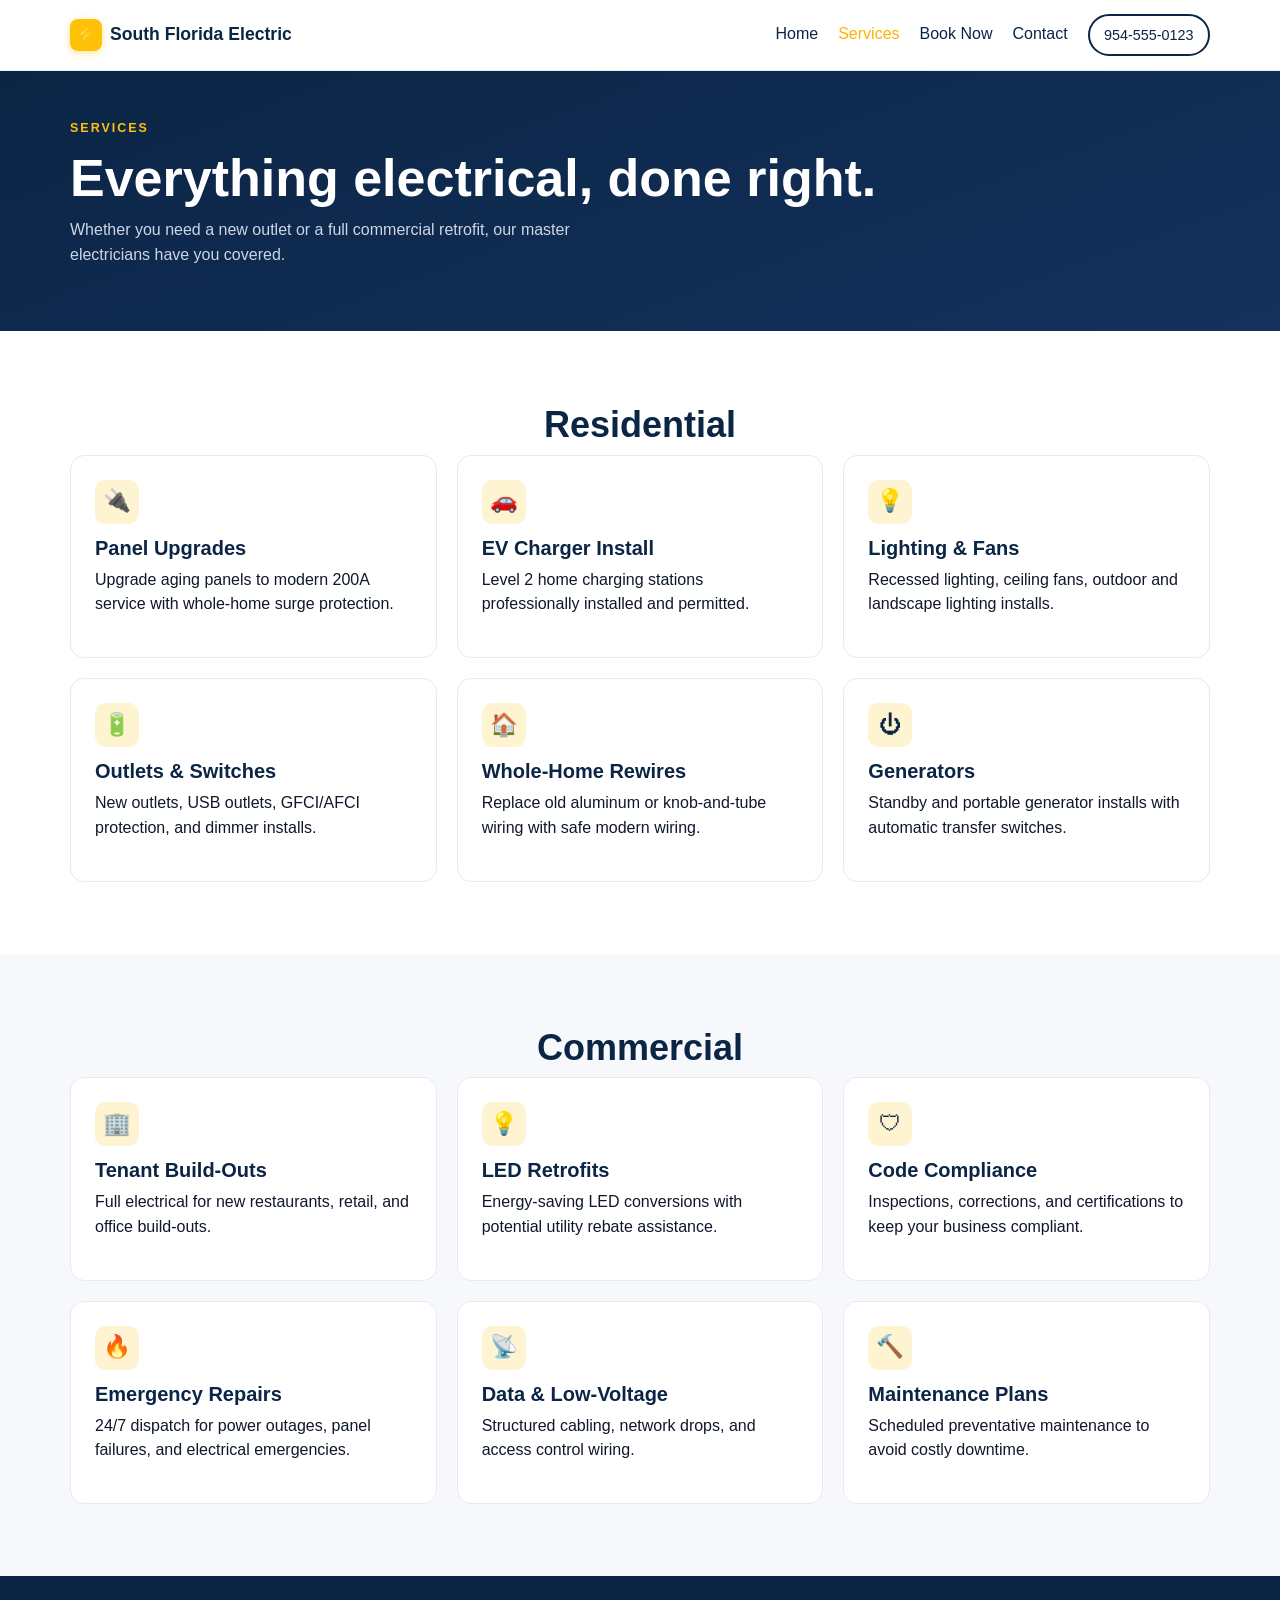
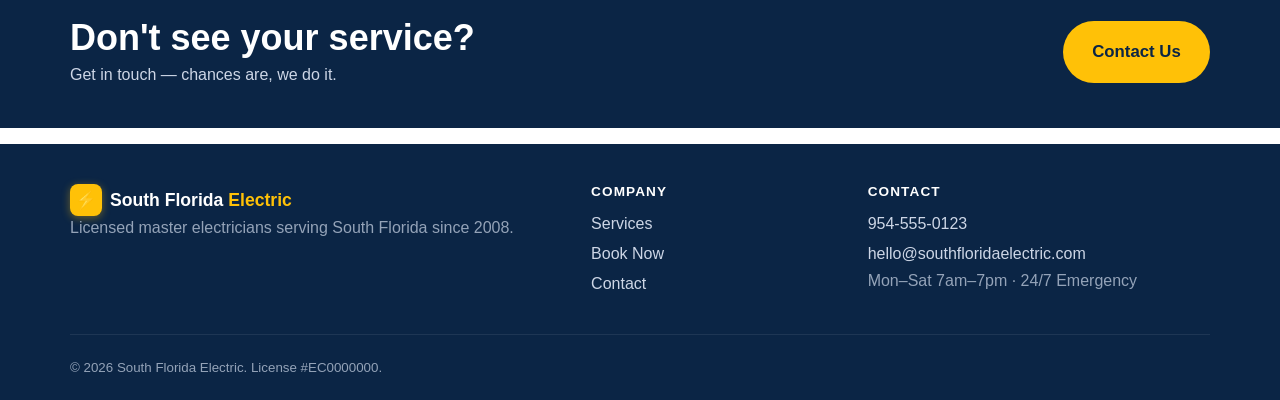
<file: services.html>
<!DOCTYPE html>
<html lang="en">
<head>
  <meta charset="UTF-8" />
  <meta name="viewport" content="width=device-width, initial-scale=1.0" />
  <title>Services — South Florida Electric</title>
  <meta name="description" content="Residential and commercial electrical services across South Florida." />
  <link rel="stylesheet" href="css/styles.css" />
</head>
<body>
  <header class="site-header">
    <div class="container nav-wrap">
      <a href="index.html" class="logo">
        <span class="bolt">&#9889;</span>
        <span>South Florida <strong>Electric</strong></span>
      </a>
      <button class="nav-toggle" aria-label="Toggle menu" aria-expanded="false">
        <span></span><span></span><span></span>
      </button>
      <nav class="nav">
        <a href="index.html">Home</a>
        <a href="services.html" class="active">Services</a>
        <a href="booking.html">Book Now</a>
        <a href="contact.html">Contact</a>
        <a href="tel:+19545550123" class="btn btn-ghost btn-sm">954-555-0123</a>
      </nav>
    </div>
  </header>

  <section class="page-head">
    <div class="container">
      <p class="eyebrow">Services</p>
      <h1>Everything electrical, done right.</h1>
      <p class="lede">Whether you need a new outlet or a full commercial retrofit, our master electricians have you covered.</p>
    </div>
  </section>

  <section class="section" id="residential">
    <div class="container">
      <h2 class="section-title">Residential</h2>
      <div class="grid-3">
        <article class="card">
          <div class="card-icon">&#128268;</div>
          <h3>Panel Upgrades</h3>
          <p>Upgrade aging panels to modern 200A service with whole-home surge protection.</p>
        </article>
        <article class="card">
          <div class="card-icon">&#128663;</div>
          <h3>EV Charger Install</h3>
          <p>Level 2 home charging stations professionally installed and permitted.</p>
        </article>
        <article class="card">
          <div class="card-icon">&#128161;</div>
          <h3>Lighting &amp; Fans</h3>
          <p>Recessed lighting, ceiling fans, outdoor and landscape lighting installs.</p>
        </article>
        <article class="card">
          <div class="card-icon">&#128267;</div>
          <h3>Outlets &amp; Switches</h3>
          <p>New outlets, USB outlets, GFCI/AFCI protection, and dimmer installs.</p>
        </article>
        <article class="card">
          <div class="card-icon">&#127968;</div>
          <h3>Whole-Home Rewires</h3>
          <p>Replace old aluminum or knob-and-tube wiring with safe modern wiring.</p>
        </article>
        <article class="card">
          <div class="card-icon">&#9211;</div>
          <h3>Generators</h3>
          <p>Standby and portable generator installs with automatic transfer switches.</p>
        </article>
      </div>
    </div>
  </section>

  <section class="section section-alt" id="commercial">
    <div class="container">
      <h2 class="section-title">Commercial</h2>
      <div class="grid-3">
        <article class="card">
          <div class="card-icon">&#127970;</div>
          <h3>Tenant Build-Outs</h3>
          <p>Full electrical for new restaurants, retail, and office build-outs.</p>
        </article>
        <article class="card">
          <div class="card-icon">&#128161;</div>
          <h3>LED Retrofits</h3>
          <p>Energy-saving LED conversions with potential utility rebate assistance.</p>
        </article>
        <article class="card">
          <div class="card-icon">&#128737;</div>
          <h3>Code Compliance</h3>
          <p>Inspections, corrections, and certifications to keep your business compliant.</p>
        </article>
        <article class="card">
          <div class="card-icon">&#128293;</div>
          <h3>Emergency Repairs</h3>
          <p>24/7 dispatch for power outages, panel failures, and electrical emergencies.</p>
        </article>
        <article class="card">
          <div class="card-icon">&#128225;</div>
          <h3>Data &amp; Low-Voltage</h3>
          <p>Structured cabling, network drops, and access control wiring.</p>
        </article>
        <article class="card">
          <div class="card-icon">&#128296;</div>
          <h3>Maintenance Plans</h3>
          <p>Scheduled preventative maintenance to avoid costly downtime.</p>
        </article>
      </div>
    </div>
  </section>

  <section class="cta-band">
    <div class="container cta-inner">
      <div>
        <h2>Don't see your service?</h2>
        <p>Get in touch — chances are, we do it.</p>
      </div>
      <a href="contact.html" class="btn btn-primary btn-lg">Contact Us</a>
    </div>
  </section>

  <footer class="site-footer">
    <div class="container footer-grid">
      <div>
        <div class="logo logo-light">
          <span class="bolt">&#9889;</span>
          <span>South Florida <strong>Electric</strong></span>
        </div>
        <p class="muted">Licensed master electricians serving South Florida since 2008.</p>
      </div>
      <div>
        <h5>Company</h5>
        <a href="services.html">Services</a>
        <a href="booking.html">Book Now</a>
        <a href="contact.html">Contact</a>
      </div>
      <div>
        <h5>Contact</h5>
        <a href="tel:+19545550123">954-555-0123</a>
        <a href="mailto:hello@southfloridaelectric.com">hello@southfloridaelectric.com</a>
        <p class="muted">Mon–Sat 7am–7pm &middot; 24/7 Emergency</p>
      </div>
    </div>
    <div class="container footer-bottom">
      <small>&copy; 2026 South Florida Electric. License #EC0000000.</small>
    </div>
  </footer>

  <script src="js/main.js"></script>
</body>
</html>
</file>
<file: css/styles.css>
/* South Florida Electric — site styles */
:root {
  --navy: #0b2545;
  --navy-2: #13315c;
  --yellow: #ffc107;
  --yellow-2: #ffb300;
  --ink: #0f172a;
  --muted: #5b6478;
  --line: #e6eaf2;
  --bg: #ffffff;
  --bg-alt: #f6f8fc;
  --shadow: 0 6px 24px rgba(11, 37, 69, 0.08);
  --radius: 14px;
  --container: 1140px;
}

* { box-sizing: border-box; }
html, body { margin: 0; padding: 0; }
body {
  font-family: -apple-system, BlinkMacSystemFont, "Segoe UI", Roboto, Helvetica, Arial, sans-serif;
  color: var(--ink);
  background: var(--bg);
  line-height: 1.55;
  -webkit-font-smoothing: antialiased;
}
img { max-width: 100%; display: block; }
a { color: var(--navy); text-decoration: none; }
a:hover { color: var(--yellow-2); }
h1, h2, h3, h4, h5 { color: var(--navy); line-height: 1.2; margin: 0 0 0.5rem; }
h1 { font-size: clamp(2rem, 4.5vw, 3.25rem); }
h2 { font-size: clamp(1.6rem, 3vw, 2.25rem); }
h3 { font-size: 1.25rem; }
p { margin: 0 0 1rem; }

.container { width: min(var(--container), 92%); margin: 0 auto; }

/* Header / Nav */
.site-header {
  position: sticky; top: 0; z-index: 50;
  background: rgba(255,255,255,0.96);
  backdrop-filter: saturate(140%) blur(8px);
  border-bottom: 1px solid var(--line);
}
.nav-wrap { display: flex; align-items: center; justify-content: space-between; padding: 0.85rem 0; gap: 1rem; }
.logo { display: inline-flex; align-items: center; gap: 0.5rem; font-weight: 600; color: var(--navy); font-size: 1.1rem; }
.logo .bolt {
  display: inline-grid; place-items: center;
  width: 32px; height: 32px;
  background: var(--yellow); color: var(--navy);
  border-radius: 8px; font-size: 1.1rem;
  box-shadow: 0 2px 8px rgba(255, 193, 7, 0.4);
}
.logo strong { font-weight: 800; }
.logo-light { color: #fff; }
.logo-light strong { color: var(--yellow); }

.nav { display: flex; align-items: center; gap: 1.25rem; }
.nav a { color: var(--navy); font-weight: 500; }
.nav a.active { color: var(--yellow-2); }
.nav a:hover { color: var(--yellow-2); }

.nav-toggle {
  display: none;
  background: transparent; border: 0; padding: 0.4rem;
  width: 40px; height: 40px; cursor: pointer;
}
.nav-toggle span {
  display: block; width: 22px; height: 2px;
  background: var(--navy); margin: 4px auto; border-radius: 2px;
  transition: transform .2s, opacity .2s;
}

/* Buttons */
.btn {
  display: inline-block; padding: 0.85rem 1.4rem;
  border-radius: 999px; font-weight: 600; font-size: 1rem;
  border: 2px solid transparent; cursor: pointer;
  transition: transform .15s ease, box-shadow .15s ease, background .15s ease, color .15s ease;
}
.btn-primary { background: var(--yellow); color: var(--navy); }
.btn-primary:hover { background: var(--yellow-2); transform: translateY(-1px); box-shadow: 0 6px 18px rgba(255,193,7,0.4); color: var(--navy); }
.btn-ghost { background: transparent; color: var(--navy); border-color: var(--navy); }
.btn-ghost:hover { background: var(--navy); color: #fff; }
.btn-sm { padding: 0.5rem 0.9rem; font-size: 0.9rem; }
.btn-lg { padding: 1rem 1.7rem; font-size: 1.05rem; }
.btn-block { display: block; width: 100%; text-align: center; margin-top: 0.6rem; }

/* Hero */
.hero {
  background:
    radial-gradient(1100px 500px at 80% -10%, rgba(255, 193, 7, 0.18), transparent 60%),
    linear-gradient(160deg, #0b2545 0%, #13315c 60%, #1b3a6b 100%);
  color: #fff;
  padding: clamp(3rem, 8vw, 6rem) 0 clamp(3rem, 8vw, 5rem);
}
.hero h1 { color: #fff; }
.hero .accent { color: var(--yellow); }
.hero .lede { color: #cdd6e6; max-width: 60ch; }
.eyebrow { letter-spacing: 0.16em; text-transform: uppercase; font-size: 0.78rem; font-weight: 700; color: var(--yellow); margin: 0 0 0.6rem; }
.hero-inner { display: grid; grid-template-columns: 1.4fr 1fr; gap: 2.5rem; align-items: center; }
.hero-cta { display: flex; gap: 0.75rem; flex-wrap: wrap; margin: 1.2rem 0 1.5rem; }
.trust { list-style: none; padding: 0; margin: 0; display: flex; gap: 1.5rem; flex-wrap: wrap; color: #cdd6e6; }
.trust li { font-size: 0.9rem; }
.trust span { color: #fff; font-weight: 600; margin-left: 0.25rem; }
.hero-card {
  background: #fff; color: var(--ink);
  border-radius: var(--radius); padding: 1.5rem;
  box-shadow: var(--shadow);
}
.hero-card h3 { margin-top: 0; }

/* Sections */
.section { padding: clamp(3rem, 6vw, 4.5rem) 0; }
.section-alt { background: var(--bg-alt); }
.section-title { text-align: center; }
.section-sub { text-align: center; color: var(--muted); margin-top: -0.25rem; margin-bottom: 2rem; }

/* Page head */
.page-head {
  background: linear-gradient(160deg, #0b2545 0%, #13315c 100%);
  color: #fff; padding: 3rem 0 3rem;
}
.page-head h1 { color: #fff; margin-bottom: 0.5rem; }
.page-head .lede { color: #cdd6e6; max-width: 60ch; }

/* Cards / grids */
.grid-2 { display: grid; grid-template-columns: repeat(2, 1fr); gap: 1.25rem; }
.grid-3 { display: grid; grid-template-columns: repeat(3, 1fr); gap: 1.25rem; }
.card {
  background: #fff; border: 1px solid var(--line);
  border-radius: var(--radius); padding: 1.5rem;
  transition: transform .15s ease, box-shadow .15s ease, border-color .15s ease;
}
.card:hover { transform: translateY(-2px); box-shadow: var(--shadow); border-color: transparent; }
.card-icon {
  width: 44px; height: 44px; display: grid; place-items: center;
  background: rgba(255,193,7,0.18); color: var(--navy);
  border-radius: 10px; font-size: 1.4rem; margin-bottom: 0.75rem;
}
.card-link { display: inline-block; margin-top: 0.5rem; font-weight: 600; }
.feature h4 { margin: 0.4rem 0 0.3rem; }
.feature-icon {
  width: 40px; height: 40px; display: grid; place-items: center;
  background: var(--navy); color: var(--yellow);
  border-radius: 10px; font-size: 1.2rem;
}

/* CTA band */
.cta-band {
  background: var(--navy); color: #fff;
  padding: 2.5rem 0;
}
.cta-band h2 { color: #fff; margin-bottom: 0.25rem; }
.cta-band p { color: #cdd6e6; margin: 0; }
.cta-inner { display: flex; align-items: center; justify-content: space-between; gap: 1.5rem; flex-wrap: wrap; }

/* Forms */
.form-wrap {
  display: grid;
  grid-template-columns: 1.6fr 1fr;
  gap: 1.5rem;
  align-items: start;
}
.form-wrap--single { grid-template-columns: 1fr; max-width: 720px; margin: 0 auto; }
.booking-form, .booking-aside {
  background: #fff;
  border: 1px solid var(--line);
  border-radius: var(--radius);
  padding: 1.5rem;
  box-shadow: var(--shadow);
}
.booking-aside ol { padding-left: 1.1rem; margin: 0 0 1rem; }
.booking-aside hr { border: 0; border-top: 1px solid var(--line); margin: 1.25rem 0; }

.form-row { display: grid; grid-template-columns: 1fr 1fr; gap: 1rem; }
.form-field { margin-bottom: 1rem; display: flex; flex-direction: column; }
.form-field label { font-size: 0.9rem; font-weight: 600; margin-bottom: 0.35rem; color: var(--navy); }
.form-field input,
.form-field select,
.form-field textarea {
  font: inherit; color: var(--ink);
  padding: 0.7rem 0.85rem;
  border: 1px solid var(--line);
  border-radius: 10px;
  background: #fff;
  transition: border-color .15s, box-shadow .15s;
}
.form-field input:focus,
.form-field select:focus,
.form-field textarea:focus {
  outline: none;
  border-color: var(--yellow-2);
  box-shadow: 0 0 0 3px rgba(255, 193, 7, 0.25);
}
.form-field.checkbox {
  flex-direction: row; align-items: center; gap: 0.5rem;
}
.form-field.checkbox label { margin: 0; font-weight: 500; }
.form-field input[type="checkbox"] { width: 18px; height: 18px; }
.form-field .error-msg { color: #b00020; font-size: 0.85rem; margin-top: 0.25rem; }
.form-field.has-error input,
.form-field.has-error select,
.form-field.has-error textarea {
  border-color: #b00020;
}

.form-success {
  margin-top: 1rem; padding: 1rem;
  background: #e7f7ec; border: 1px solid #b6e4c5;
  border-radius: 10px; color: #14532d;
}
.form-success h3 { color: #14532d; margin-top: 0; }

/* Contact */
.contact-grid { display: grid; grid-template-columns: repeat(3, 1fr); gap: 1.25rem; }
.contact-card {
  background: #fff; border: 1px solid var(--line);
  border-radius: var(--radius); padding: 1.5rem;
  display: block; color: var(--ink);
  transition: transform .15s ease, box-shadow .15s ease, border-color .15s ease;
}
.contact-card:hover { transform: translateY(-2px); box-shadow: var(--shadow); border-color: transparent; color: var(--ink); }
.contact-card .big { font-size: 1.15rem; font-weight: 700; color: var(--navy); margin: 0.25rem 0; }

/* Footer */
.site-footer {
  background: var(--navy); color: #cdd6e6;
  padding: 2.5rem 0 1.25rem; margin-top: 1rem;
}
.footer-grid { display: grid; grid-template-columns: 2fr 1fr 1.4fr; gap: 2rem; }
.footer-grid h5 { color: #fff; margin-bottom: 0.6rem; text-transform: uppercase; letter-spacing: 0.08em; font-size: 0.85rem; }
.footer-grid a { display: block; color: #cdd6e6; padding: 0.15rem 0; }
.footer-grid a:hover { color: var(--yellow); }
.muted { color: #94a3b8; }
.footer-bottom { margin-top: 1.5rem; padding-top: 1.25rem; border-top: 1px solid rgba(255,255,255,0.08); color: #94a3b8; }

/* Responsive */
@media (max-width: 900px) {
  .hero-inner { grid-template-columns: 1fr; }
  .grid-3 { grid-template-columns: repeat(2, 1fr); }
  .form-wrap { grid-template-columns: 1fr; }
  .contact-grid { grid-template-columns: 1fr; }
  .footer-grid { grid-template-columns: 1fr 1fr; }
}
@media (max-width: 720px) {
  .nav-toggle { display: inline-block; }
  .nav {
    position: absolute; top: 100%; left: 0; right: 0;
    background: #fff; border-bottom: 1px solid var(--line);
    flex-direction: column; align-items: stretch; gap: 0;
    padding: 0.5rem 0; display: none;
  }
  .nav.open { display: flex; }
  .nav a { padding: 0.85rem 1rem; border-top: 1px solid var(--line); }
  .nav .btn { margin: 0.5rem 1rem; text-align: center; }
  .grid-2, .grid-3 { grid-template-columns: 1fr; }
  .form-row { grid-template-columns: 1fr; }
  .footer-grid { grid-template-columns: 1fr; }
  .cta-inner { flex-direction: column; align-items: flex-start; }
}
</file>
